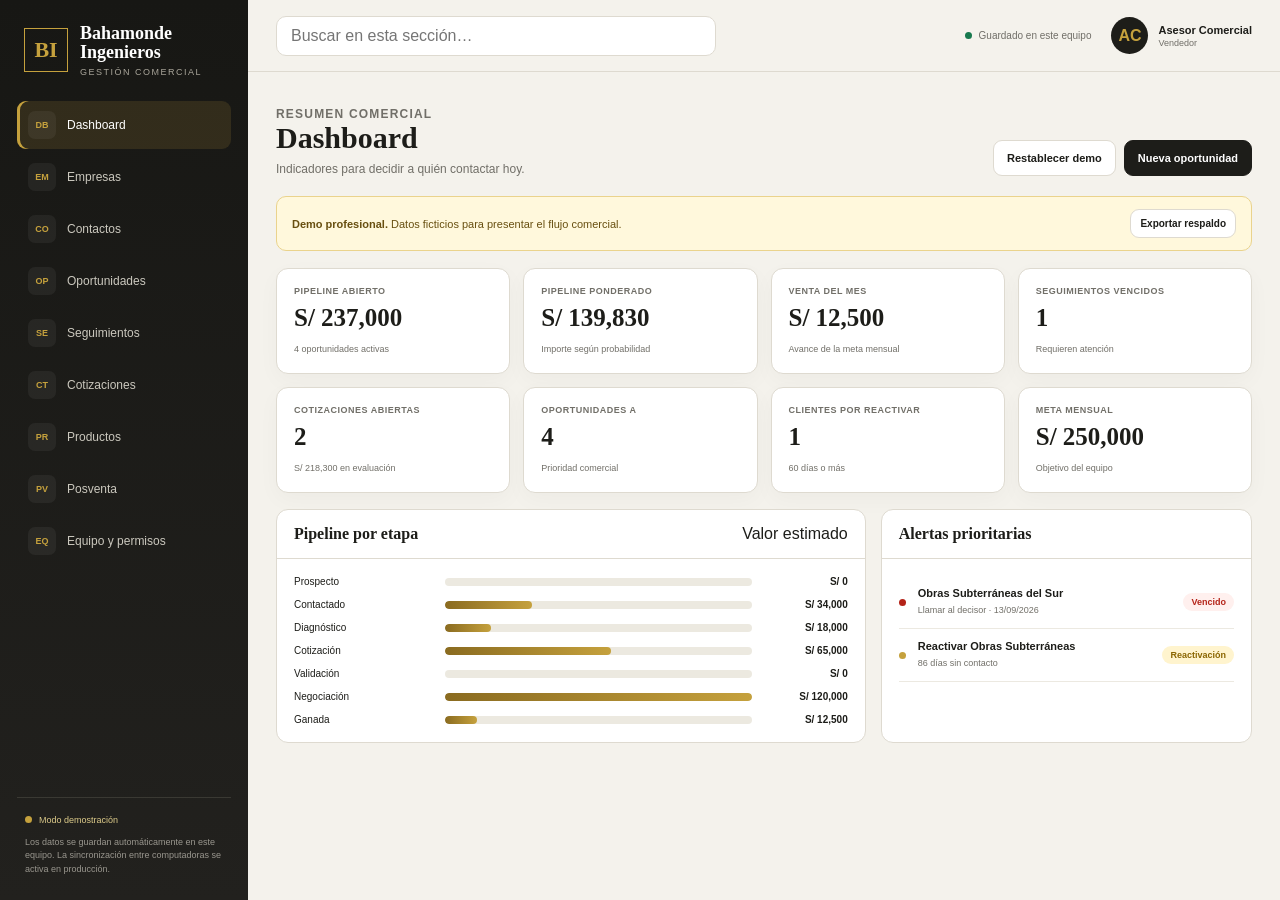
<file: deliverables/bahamonde-crm-demo/app/index.html>
<!doctype html>
<html lang="es">
<head>
<meta charset="utf-8">
<meta name="viewport" content="width=device-width,initial-scale=1">
<meta name="theme-color" content="#171714">
<title>Bahamonde CRM Demo Corregida</title>
<style>
:root{--sidebar:248px;--ink:#1d1d19;--paper:#f4f2ec;--surface:#fff;--gold:#c5a13d;--gold2:#8a6b20;--line:#dedad0;--muted:#716f68;--green:#18794e;--red:#b42318;--blue:#175cd3;font-family:Inter,Segoe UI,Arial,sans-serif;color:var(--ink);background:var(--paper)}
*{box-sizing:border-box}html,body{margin:0;min-height:100%;background:var(--paper)}button,input,select,textarea{font:inherit}button{cursor:pointer}
.app{min-height:100vh}.sidebar{position:fixed;inset:0 auto 0 0;width:var(--sidebar);padding:24px 17px;display:flex;flex-direction:column;background:linear-gradient(180deg,#171714,#22211e);color:#fff;z-index:20}
.brand{display:flex;gap:12px;align-items:center;padding:0 7px 24px}.mark{width:44px;height:44px;border:1px solid var(--gold);display:grid;place-items:center;color:var(--gold);font:700 22px Georgia}.brand h1{font:600 18px/1.05 Georgia;margin:0}.brand small{display:block;color:#aaa69b;font-size:9px;letter-spacing:1.5px;margin-top:5px}
nav{display:grid;gap:4px}.nav{border:0;border-radius:9px;background:transparent;color:#cbc8be;padding:10px 11px;text-align:left;display:flex;gap:11px;align-items:center;font-size:12px}.nav:hover{background:#ffffff0d;color:#fff}.nav.active{background:#c5a13d26;color:#fff;box-shadow:inset 3px 0 var(--gold)}.ico{width:28px;height:28px;border-radius:7px;background:#ffffff0e;display:grid;place-items:center;color:var(--gold);font-size:9px;font-weight:800}
.sidefoot{margin-top:auto;border-top:1px solid #3a3933;padding:16px 8px 0;color:#99968e;font-size:9px;line-height:1.5}.mode{color:#ddcb8a;margin-bottom:8px}.mode:before{content:"";display:inline-block;width:7px;height:7px;border-radius:50%;background:var(--gold);margin-right:7px}
.main{margin-left:var(--sidebar);min-width:0}.top{height:72px;position:sticky;top:0;z-index:15;display:flex;align-items:center;justify-content:space-between;padding:0 28px;background:#f4f2ecef;border-bottom:1px solid var(--line);backdrop-filter:blur(10px)}
.search{width:min(440px,45vw);border:1px solid var(--line);background:#fff;border-radius:10px;padding:10px 14px;outline:none}.search:focus{border-color:var(--gold);box-shadow:0 0 0 3px #c5a13d22}
.user{display:flex;align-items:center;gap:10px}.save{font-size:10px;color:var(--muted);margin-right:10px}.save:before{content:"";display:inline-block;width:7px;height:7px;border-radius:50%;background:var(--green);margin-right:7px}.avatar{width:37px;height:37px;border-radius:50%;background:var(--ink);color:var(--gold);display:grid;place-items:center;font-weight:800}.who strong{display:block;font-size:11px}.who span{display:block;font-size:9px;color:var(--muted);margin-top:2px}
.content{padding:28px;max-width:1700px;margin:auto}.head{display:flex;justify-content:space-between;align-items:flex-end;gap:20px;margin-bottom:20px}.eyebrow{font-size:10px;font-weight:800;color:var(--gold2);letter-spacing:1.2px;text-transform:uppercase;margin:0 0 5px}.head h2{font:600 30px Georgia;margin:0}.head p{margin:7px 0 0;color:var(--muted);font-size:12px}.actions{display:flex;gap:8px;flex-wrap:wrap}
.btn{border:1px solid var(--line);border-radius:9px;background:#fff;color:var(--ink);padding:9px 13px;font-size:11px;font-weight:700;min-height:36px}.btn:hover{border-color:#aaa69d}.btn.primary{background:var(--ink);color:#fff;border-color:var(--ink)}.btn.gold{background:var(--gold);border-color:var(--gold)}.btn.small{padding:6px 9px;min-height:29px;font-size:10px}.btn.danger{color:var(--red);background:#fff1ef;border-color:#f3c5bf}
.banner{display:flex;align-items:center;justify-content:space-between;gap:16px;border:1px solid #ead38c;background:#fff8dc;color:#684f10;border-radius:10px;padding:12px 15px;margin-bottom:17px;font-size:11px}
.metrics{display:grid;grid-template-columns:repeat(4,minmax(0,1fr));gap:13px;margin-bottom:16px}.metric{background:#fff;border:1px solid var(--line);border-radius:12px;padding:17px;box-shadow:0 7px 22px #211d1508}.metric label{display:block;color:var(--muted);font-size:9px;font-weight:800;text-transform:uppercase;letter-spacing:.5px}.metric strong{display:block;font:700 25px Georgia;margin:8px 0 6px}.metric span{color:var(--muted);font-size:9px}
.grid2{display:grid;grid-template-columns:1.35fr .85fr;gap:15px}.panel{background:#fff;border:1px solid var(--line);border-radius:12px;overflow:hidden}.panelhead{padding:15px 17px;border-bottom:1px solid var(--line);display:flex;justify-content:space-between;align-items:center}.panelhead h3{font:600 16px Georgia;margin:0}.panelbody{padding:17px}
.bars{display:grid;gap:12px}.barrow{display:grid;grid-template-columns:140px 1fr 85px;gap:11px;align-items:center;font-size:10px}.track{height:8px;background:#ece9e0;border-radius:99px;overflow:hidden}.fill{height:100%;background:linear-gradient(90deg,var(--gold2),var(--gold));border-radius:99px}.right{text-align:right;font-weight:700}
.alert{display:grid;grid-template-columns:9px 1fr auto;gap:10px;align-items:center;padding:11px 0;border-bottom:1px solid #ece9e1}.dot{width:7px;height:7px;border-radius:50%;background:var(--gold)}.dot.red{background:var(--red)}.alert strong{display:block;font-size:11px}.alert span{font-size:9px;color:var(--muted)}
.toolbar{display:flex;justify-content:space-between;align-items:center;gap:10px;margin:10px 0}.toolbar select{padding:8px 10px;border:1px solid var(--line);border-radius:8px;background:#fff;font-size:10px}.count{font-size:10px;color:var(--muted)}
.tablewrap{width:100%;overflow:auto;border:1px solid var(--line);border-radius:11px;background:#fff}.table{width:100%;min-width:930px;border-collapse:collapse}.table th{background:#242420;color:#fff;text-align:left;padding:10px 11px;font-size:9px;white-space:nowrap}.table td{padding:11px;border-bottom:1px solid #ece9e1;font-size:10px;vertical-align:middle}.table tr:hover td{background:#fbfaf6}.entity{font-weight:750}.sub{font-size:8.5px;color:var(--muted);margin-top:3px}.badge{display:inline-flex;align-items:center;padding:4px 8px;border-radius:99px;background:#efede7;font-size:9px;font-weight:750;white-space:nowrap}.badge.green{background:#e5f5eb;color:var(--green)}.badge.red{background:#fff0ee;color:var(--red)}.badge.blue{background:#edf4ff;color:var(--blue)}.badge.gold{background:#fff4ce;color:#8a6500}
.kanban{display:grid;grid-template-columns:repeat(7,minmax(220px,1fr));gap:11px;overflow-x:auto;padding-bottom:8px}.column{background:#eeece5;border:1px solid var(--line);border-radius:10px;padding:10px;min-height:390px}.colhead{font-size:10px;font-weight:800;margin-bottom:10px}.colhead span{display:block;color:var(--muted);font-size:8px;margin-top:3px}.card{background:#fff;border:1px solid var(--line);border-radius:9px;padding:11px;margin-bottom:8px}.card h4{font-size:11px;margin:0}.card p{font-size:9px;color:var(--muted);margin:6px 0}.cardfoot{display:flex;justify-content:space-between;align-items:center}.priority{width:23px;height:23px;border-radius:6px;display:grid;place-items:center;background:var(--green);color:#fff;font-size:9px;font-weight:800}
.products,.people{display:grid;grid-template-columns:repeat(3,minmax(0,1fr));gap:13px}.product,.person{background:#fff;border:1px solid var(--line);border-radius:11px;padding:16px}.product h3,.person h3{font:600 17px Georgia;margin:5px 0}.product p,.person p{font-size:9px;line-height:1.5;color:var(--muted)}.productfoot{display:flex;justify-content:space-between;align-items:flex-end}.price{font-size:17px;font-weight:800}
dialog{border:0;border-radius:14px;padding:0;width:min(720px,94vw);box-shadow:0 30px 100px #0006}dialog::backdrop{background:#111b;backdrop-filter:blur(4px)}.modalhead,.modalfoot{display:flex;justify-content:space-between;align-items:center;padding:16px 19px;border-bottom:1px solid var(--line)}.modalhead h3{font:600 19px Georgia;margin:0}.modalbody{padding:19px}.modalfoot{border-bottom:0;border-top:1px solid var(--line);justify-content:flex-end}.formgrid{display:grid;grid-template-columns:1fr 1fr;gap:13px}.field{display:grid;gap:5px}.field.full{grid-column:1/-1}.field label{font-size:9px;font-weight:750}.field input,.field select,.field textarea{width:100%;border:1px solid var(--line);border-radius:8px;padding:10px;font-size:11px}.field textarea{min-height:76px;resize:vertical}
.quote{padding:28px}.qtop{display:flex;justify-content:space-between;border-bottom:2px solid var(--gold);padding-bottom:15px}.qtop h2{font:600 23px Georgia;margin:0}.qmeta{text-align:right}.qinfo{display:grid;grid-template-columns:1fr 1fr;gap:15px;margin:18px 0}.qbox{border:1px solid var(--line);border-radius:8px;padding:11px;font-size:10px;line-height:1.6}.qtotal{text-align:right;margin-top:16px;font-size:18px;font-weight:800}
.empty{padding:40px;text-align:center;color:var(--muted);font-size:11px}
@media(max-width:1100px){:root{--sidebar:214px}.metrics{grid-template-columns:repeat(2,1fr)}.grid2{grid-template-columns:1fr}.products,.people{grid-template-columns:repeat(2,1fr)}}
@media(max-width:760px){.sidebar{transform:translateX(-100%)}.main{margin-left:0}.content{padding:18px 13px}.top{padding:0 14px}.metrics{grid-template-columns:1fr}.products,.people,.formgrid{grid-template-columns:1fr}.who,.save{display:none}.head{align-items:flex-start;flex-direction:column}}
@media print{body *{visibility:hidden!important}dialog,dialog *{visibility:visible!important}dialog{position:absolute;inset:0;width:100%;box-shadow:none}.modalhead,.modalfoot{display:none}.quote{padding:15mm}}
</style>
</head>
<body>
<div id="app"></div>
<dialog id="modal"></dialog>
<input id="importer" type="file" accept=".json" hidden>
<script>
var KEY="bahamonde-crm-fixed-v2";
var seed={
current:"U1",goals:{sales:250000,clients:8,followups:80},
users:[{id:"U1",name:"Asesor Comercial",initials:"AC",role:"Vendedor"},{id:"U2",name:"Daniela Salas",initials:"DS",role:"Supervisora"},{id:"U3",name:"Administrador Demo",initials:"AD",role:"Administrador"}],
companies:[
{id:"E1",name:"Contratista Andina SAC",ruc:"20123456789",place:"Espinar, Cusco",interest:"Perforadoras y repuestos",potential:45000,class:"A",last:"12/09/2026",next:"Confirmar número de parte",owner:"U1"},
{id:"E2",name:"Minería Sur Perú",ruc:"20987654321",place:"Cotabambas, Apurímac",interest:"Scooptrams y filtros",potential:120000,class:"A",last:"09/09/2026",next:"Enviar comparativo técnico",owner:"U1"},
{id:"E3",name:"Obras Subterráneas del Sur",ruc:"20444555666",place:"Arequipa",interest:"Compresoras",potential:25000,class:"B",last:"20/06/2026",next:"Reactivar cuenta",owner:"U1"},
{id:"E4",name:"Servicios Mineros del Altiplano",ruc:"20666777888",place:"Puno",interest:"Ventilación y lámparas",potential:32000,class:"B",last:"05/09/2026",next:"Agendar llamada técnica",owner:"U1"},
{id:"E5",name:"Operaciones Tuneleras Perú",ruc:"20555111999",place:"Lurín, Lima",interest:"Martillos y compresoras",potential:70000,class:"A",last:"13/09/2026",next:"Validación con mantenimiento",owner:"U2"}],
contacts:[
{id:"C1",name:"Carlos Quispe",company:"E1",position:"Jefe de mantenimiento",role:"Validador técnico",phone:"999 111 222",channel:"WhatsApp"},
{id:"C2",name:"María Flores",company:"E2",position:"Jefa de abastecimiento",role:"Compradora",phone:"999 333 444",channel:"Correo"},
{id:"C3",name:"Luis Mendoza",company:"E2",position:"Superintendente de mina",role:"Decisor",phone:"999 222 333",channel:"Llamada"},
{id:"C4",name:"Rosa Huamán",company:"E4",position:"Coordinadora logística",role:"Compradora",phone:"999 777 121",channel:"WhatsApp"}],
opps:[
{id:"O1",title:"Kit de repuestos YT28",company:"E1",stage:"Diagnóstico",amount:18000,next:"Confirmar número de parte",date:"14/09/2026",score:88,owner:"U1"},
{id:"O2",title:"Scooptram 1.5 yardas",company:"E2",stage:"Cotización",amount:65000,next:"Enviar comparativo técnico",date:"15/09/2026",score:92,owner:"U1"},
{id:"O3",title:"Dos compresoras 185 CFM",company:"E3",stage:"Negociación",amount:120000,next:"Validar condiciones de pago",date:"13/09/2026",score:84,owner:"U1"},
{id:"O4",title:"Sistema de ventilación",company:"E4",stage:"Contactado",amount:34000,next:"Agendar diagnóstico",date:"16/09/2026",score:72,owner:"U1"},
{id:"O5",title:"Martillos TEX12",company:"E5",stage:"Validación",amount:42000,next:"Resolver consulta técnica",date:"15/09/2026",score:88,owner:"U2"},
{id:"O6",title:"Perforadora YT28",company:"E1",stage:"Ganada",amount:12500,next:"Seguimiento posventa",date:"18/09/2026",score:96,owner:"U1"}],
followups:[
{id:"S1",company:"E1",type:"WhatsApp",summary:"Solicitó repuesto para YT28",next:"Pedir foto de placa",date:"14/09/2026",status:"Pendiente",owner:"U1"},
{id:"S2",company:"E2",type:"Correo",summary:"Propuesta enviada",next:"Enviar cuadro comparativo",date:"15/09/2026",status:"Pendiente",owner:"U1"},
{id:"S3",company:"E3",type:"Llamada",summary:"Consultó condiciones",next:"Llamar al decisor",date:"13/09/2026",status:"Pendiente",owner:"U1"}],
quotes:[
{id:"Q18",number:"COT-2026-018",company:"E2",item:"Scooptram 1.5 yardas powershift",amount:65000,tax:18,status:"En revisión",date:"11/09/2026",owner:"U1"},
{id:"Q17",number:"COT-2026-017",company:"E3",item:"2 compresoras 185 CFM",amount:120000,tax:18,status:"Negociación",date:"08/09/2026",owner:"U1"}],
products:[
{id:"P1",sku:"PER-YT28",family:"Perforadoras",name:"Perforadora YT28",stock:6,min:2,price:12500,cost:9100},
{id:"P2",sku:"SCO-15P",family:"Scooptrams",name:"Scooptram 1.5 yd powershift",stock:1,min:1,price:65000,cost:52000},
{id:"P3",sku:"COM-185",family:"Compresoras",name:"Compresora 185 CFM",stock:3,min:1,price:60000,cost:48000},
{id:"P4",sku:"VEN-30000",family:"Ventiladores",name:"Ventilador axial 30000 CFM",stock:4,min:2,price:17000,cost:12700},
{id:"P5",sku:"FIL-SCO15",family:"Filtros",name:"Kit de filtros Scooptram",stock:12,min:6,price:2800,cost:1850},
{id:"P6",sku:"MAR-TEX12",family:"Martillos",name:"Martillo neumático TEX12",stock:5,min:2,price:10500,cost:7800}],
after:[
{id:"A1",company:"E1",product:"Perforadora YT28",sale:"10/09/2026",check:"17/09/2026",reorder:"29/10/2026",status:"Seguimiento inicial",owner:"U1"},
{id:"A2",company:"E2",product:"Kit de filtros Scooptram",sale:"05/07/2026",check:"16/09/2026",reorder:"26/09/2026",status:"Recompra probable",owner:"U1"}]};
var state;try{state=JSON.parse(localStorage.getItem(KEY))||structuredClone(seed)}catch(e){state=structuredClone(seed)}
var view="dashboard",query="";
function h(v){return String(v==null?"":v).replace(/[&<>"']/g,function(c){return({"&":"&amp;","<":"&lt;",">":"&gt;",'"':"&quot;","'":"&#39;"})[c]})}
function money(v){return new Intl.NumberFormat("es-PE",{style:"currency",currency:"PEN",maximumFractionDigits:0}).format(Number(v||0))}
function usr(){return state.users.find(function(x){return x.id===state.current})||state.users[0]}
function company(id){return state.companies.find(function(x){return x.id===id})}
function vendor(){return usr().role==="Vendedor"}
function owned(items){return vendor()?items.filter(function(x){return x.owner===state.current}):items}
function save(){localStorage.setItem(KEY,JSON.stringify(state));var el=document.querySelector(".save");if(el){el.textContent="Guardado automáticamente"}}
function badge(t,c){return '<span class="badge '+(c||"")+'">'+h(t)+'</span>'}
var nav=[["dashboard","DB","Dashboard"],["companies","EM","Empresas"],["contacts","CO","Contactos"],["opps","OP","Oportunidades"],["followups","SE","Seguimientos"],["quotes","CT","Cotizaciones"],["products","PR","Productos"],["after","PV","Posventa"],["team","EQ","Equipo y permisos"]];
function shell(){
document.getElementById("app").innerHTML='<div class="app"><aside class="sidebar"><div class="brand"><div class="mark">BI</div><div><h1>Bahamonde<br>Ingenieros</h1><small>GESTIÓN COMERCIAL</small></div></div><nav>'+nav.map(function(n){return '<button class="nav '+(view===n[0]?"active":"")+'" data-view="'+n[0]+'"><span class="ico">'+n[1]+'</span>'+n[2]+'</button>'}).join("")+'</nav><div class="sidefoot"><div class="mode">Modo demostración</div>Los datos se guardan automáticamente en este equipo. La sincronización entre computadoras se activa en producción.</div></aside><main class="main"><header class="top"><input class="search" placeholder="Buscar en esta sección…" value="'+h(query)+'"><div class="user"><span class="save">Guardado en este equipo</span><div class="avatar">'+h(usr().initials)+'</div><div class="who"><strong>'+h(usr().name)+'</strong><span>'+h(usr().role)+'</span></div></div></header><section id="page" class="content"></section></main></div>';
document.querySelectorAll("[data-view]").forEach(function(b){b.onclick=function(){view=b.dataset.view;query="";shell()}});
document.querySelector(".search").oninput=function(e){query=e.target.value.toLowerCase();render()};
render()}
function head(k,t,s,a){return '<div class="head"><div><p class="eyebrow">'+k+'</p><h2>'+t+'</h2><p>'+s+'</p></div><div class="actions">'+(a||"")+'</div></div>'}
function banner(){return '<div class="banner"><div><strong>Demo profesional.</strong> Datos ficticios para presentar el flujo comercial.</div><button class="btn small" data-export>Exportar respaldo</button></div>'}
function metric(l,v,s){return '<div class="metric"><label>'+l+'</label><strong>'+v+'</strong><span>'+s+'</span></div>'}
function table(headers,rows){return '<div class="tablewrap"><table class="table"><thead><tr>'+headers.map(function(x){return"<th>"+x+"</th>"}).join("")+'</tr></thead><tbody>'+rows+'</tbody></table></div>'}
function scopedCompanies(){return vendor()?state.companies.filter(function(x){return x.owner===state.current}):state.companies}
function dashboard(){
var os=owned(state.opps),active=os.filter(function(x){return x.stage!=="Ganada"&&x.stage!=="Perdida"}),pipe=active.reduce(function(s,x){return s+x.amount},0),won=os.filter(function(x){return x.stage==="Ganada"}).reduce(function(s,x){return s+x.amount},0),f=owned(state.followups),late=f.filter(function(x){return x.status==="Pendiente"&&x.date<"14/09/2026"}),qs=owned(state.quotes),stages=["Prospecto","Contactado","Diagnóstico","Cotización","Validación","Negociación","Ganada"],max=Math.max.apply(null,stages.map(function(s){return os.filter(function(x){return x.stage===s}).reduce(function(a,x){return a+x.amount},0)}).concat([1]));
return head("Resumen comercial","Dashboard","Indicadores para decidir a quién contactar hoy.",'<button class="btn" data-reset>Restablecer demo</button><button class="btn primary" data-new="opps">Nueva oportunidad</button>')+banner()+'<div class="metrics">'+metric("Pipeline abierto",money(pipe),active.length+" oportunidades activas")+metric("Pipeline ponderado",money(Math.round(pipe*.59)),"Importe según probabilidad")+metric("Venta del mes",money(won),"Avance de la meta mensual")+metric("Seguimientos vencidos",late.length,"Requieren atención")+metric("Cotizaciones abiertas",qs.length,money(qs.reduce(function(s,x){return s+x.amount*1.18},0))+" en evaluación")+metric("Oportunidades A",active.filter(function(x){return x.score>=70}).length,"Prioridad comercial")+metric("Clientes por reactivar",1,"60 días o más")+metric("Meta mensual",money(state.goals.sales),"Objetivo del equipo")+'</div><div class="grid2"><section class="panel"><div class="panelhead"><h3>Pipeline por etapa</h3><span>Valor estimado</span></div><div class="panelbody bars">'+stages.map(function(s){var v=os.filter(function(x){return x.stage===s}).reduce(function(a,x){return a+x.amount},0);return '<div class="barrow"><span>'+s+'</span><div class="track"><div class="fill" style="width:'+(v/max*100)+'%"></div></div><span class="right">'+money(v)+'</span></div>'}).join("")+'</div></section><section class="panel"><div class="panelhead"><h3>Alertas prioritarias</h3></div><div class="panelbody">'+late.map(function(x){return '<div class="alert"><i class="dot red"></i><div><strong>'+h(company(x.company).name)+'</strong><span>'+h(x.next)+' · '+x.date+'</span></div>'+badge("Vencido","red")+'</div>'}).join("")+'<div class="alert"><i class="dot"></i><div><strong>Reactivar Obras Subterráneas</strong><span>86 días sin contacto</span></div>'+badge("Reactivación","gold")+'</div></div></section></div>'}
function companies(){
var rows=scopedCompanies().filter(function(x){return(x.name+x.ruc+x.place+x.interest).toLowerCase().includes(query)});
return head("Cartera","Empresas","Historial, potencial y próxima acción por cuenta.",'<button class="btn primary" data-new="companies">Nueva empresa</button>')+banner()+'<div class="toolbar"><span></span><span class="count">'+rows.length+' registros visibles</span></div>'+table(["Empresa","Ubicación","Interés","Potencial","Clase","Último contacto","Próxima acción","Responsable"],rows.map(function(x){return '<tr><td><div class="entity">'+h(x.name)+'</div><div class="sub">RUC '+x.ruc+'</div></td><td>'+h(x.place)+'</td><td>'+h(x.interest)+'</td><td><b>'+money(x.potential)+'</b></td><td>'+badge(x.class,x.class==="A"?"green":"gold")+'</td><td>'+x.last+'</td><td>'+h(x.next)+'</td><td>'+h(state.users.find(function(u){return u.id===x.owner}).name)+'</td></tr>'}).join(""))}
function contacts(){
var ids=scopedCompanies().map(function(x){return x.id}),rows=state.contacts.filter(function(x){return ids.includes(x.company)&&(x.name+x.position+x.role).toLowerCase().includes(query)});
return head("Relaciones","Contactos","Identifica usuarios, validadores, compradores y decisores.",'<button class="btn primary" data-new="contacts">Nuevo contacto</button>')+banner()+table(["Contacto","Empresa","Cargo","Rol de compra","Teléfono","Canal"],rows.map(function(x){return '<tr><td class="entity">'+h(x.name)+'</td><td>'+h(company(x.company).name)+'</td><td>'+h(x.position)+'</td><td>'+badge(x.role,x.role==="Decisor"?"green":"blue")+'</td><td>'+x.phone+'</td><td>'+badge(x.channel)+'</td></tr>'}).join(""))}
function opps(){
var rows=owned(state.opps).filter(function(x){return(x.title+company(x.company).name).toLowerCase().includes(query)}),stages=["Prospecto","Contactado","Diagnóstico","Cotización","Validación","Negociación","Ganada"];
return head("Embudo","Oportunidades","Cada oportunidad conserva importe, etapa y siguiente acción.",'<button class="btn primary" data-new="opps">Nueva oportunidad</button>')+banner()+'<div class="kanban">'+stages.map(function(s){var r=rows.filter(function(x){return x.stage===s});return '<section class="column"><div class="colhead">'+s+'<span>'+money(r.reduce(function(a,x){return a+x.amount},0))+'</span></div>'+r.map(function(x){return '<article class="card"><h4>'+h(x.title)+'</h4><p>'+h(company(x.company).name)+'</p><p>'+h(x.next)+' · '+x.date+'</p><div class="cardfoot"><span class="priority">'+(x.score>=70?"A":"B")+'</span><b>'+money(x.amount)+'</b></div></article>'}).join("")+'</section>'}).join("")+'</div>'}
function followups(){
var rows=owned(state.followups).filter(function(x){return(company(x.company).name+x.summary+x.next).toLowerCase().includes(query)}).sort(function(a,b){return a.date.localeCompare(b.date)});
return head("Actividad","Seguimientos","Agenda priorizada por fecha y resultado.",'<button class="btn primary" data-new="followups">Nuevo seguimiento</button>')+banner()+table(["Prioridad","Fecha","Empresa","Canal","Resumen","Próxima acción","Estado","Acción"],rows.map(function(x){var late=x.status==="Pendiente"&&x.date<"14/09/2026";return '<tr><td>'+badge(x.status==="Completado"?"Cerrado":late?"Vencido":x.date==="14/09/2026"?"Hoy":"Próximo",late?"red":x.status==="Completado"?"green":"gold")+'</td><td>'+x.date+'</td><td class="entity">'+h(company(x.company).name)+'</td><td>'+h(x.type)+'</td><td>'+h(x.summary)+'</td><td>'+h(x.next)+'</td><td>'+badge(x.status,x.status==="Completado"?"green":"gold")+'</td><td>'+(x.status!=="Completado"?'<button class="btn small" data-done="'+x.id+'">Completar</button>':"—")+'</td></tr>'}).join(""))}
function quotes(){
var rows=owned(state.quotes).filter(function(x){return(x.number+company(x.company).name+x.item).toLowerCase().includes(query)});
return head("Propuestas","Cotizaciones","Vigencia, disponibilidad y salida lista para PDF.",'<button class="btn primary" data-new="quotes">Nueva cotización</button>')+banner()+table(["Número","Empresa","Fecha","Producto","Subtotal","Total con IGV","Estado","PDF"],rows.map(function(x){return '<tr><td class="entity">'+x.number+'</td><td>'+h(company(x.company).name)+'</td><td>'+x.date+'</td><td>'+h(x.item)+'</td><td>'+money(x.amount)+'</td><td><b>'+money(x.amount*(1+x.tax/100))+'</b></td><td>'+badge(x.status,"blue")+'</td><td><button class="btn small gold" data-pdf="'+x.id+'">Abrir PDF</button></td></tr>'}).join(""))}
function products(){
var rows=state.products.filter(function(x){return(x.name+x.family+x.sku).toLowerCase().includes(query)}),cost=usr().role!=="Vendedor",admin=usr().role==="Administrador";
return head("Catálogo","Productos, precios y stock","Consulta rápida para cotizar con datos actualizados.",admin?'<button class="btn primary" data-new="products">Nuevo producto</button>':"")+banner()+'<div class="products">'+rows.map(function(x){var limited=x.stock<=x.min;return '<article class="product"><div>'+badge(x.family)+' '+badge(limited?"Stock limitado":"Disponible",limited?"gold":"green")+'</div><h3>'+h(x.name)+'</h3><p>'+x.sku+' · Stock: '+x.stock+' unidades<br>Aplicación para minería y construcción.</p><div class="productfoot"><div><div class="price">'+money(x.price)+'</div><div class="sub">'+(cost?"Costo "+money(x.cost)+" · margen "+Math.round((x.price-x.cost)/x.price*100)+"%":"Costo oculto por permisos")+'</div></div>'+(admin?'<button class="btn small">Editar</button>':"")+'</div></article>'}).join("")+'</div>'}
function after(){
var rows=owned(state.after).filter(function(x){return(company(x.company).name+x.product).toLowerCase().includes(query)});
return head("Continuidad","Posventa y recompra","Convierte cada venta en seguimiento y nueva oportunidad.",'<button class="btn primary" data-new="after">Nuevo registro</button>')+banner()+table(["Empresa","Producto","Fecha de venta","Próxima revisión","Recompra estimada","Estado","Responsable"],rows.map(function(x){return '<tr><td class="entity">'+h(company(x.company).name)+'</td><td>'+h(x.product)+'</td><td>'+x.sale+'</td><td>'+x.check+'</td><td>'+x.reorder+'</td><td>'+badge(x.status,x.status.indexOf("Recompra")>=0?"green":"blue")+'</td><td>'+h(state.users.find(function(u){return u.id===x.owner}).name)+'</td></tr>'}).join(""))}
function team(){
var perms={Vendedor:["Gestiona su propia cartera","Crea oportunidades y cotizaciones","No visualiza costos"],Supervisora:["Visualiza al equipo","Consulta costos y margen","Revisa metas y pronóstico"],Administrador:["Acceso total","Administra usuarios","Configura catálogo y respaldos"]};
return head("Administración","Equipo y permisos","Cambia de perfil para demostrar la diferencia de acceso.",'<button class="btn" data-import>Importar respaldo</button>')+banner()+'<div class="people">'+state.users.map(function(u){return '<article class="person"><div class="user"><div class="avatar">'+u.initials+'</div><div><h3>'+h(u.name)+'</h3><p>'+h(u.role)+'</p></div></div><p>'+perms[u.role].join("<br>")+'</p><button class="btn '+(u.id===state.current?"gold":"")+'" data-user="'+u.id+'">'+(u.id===state.current?"Perfil activo":"Usar este perfil")+'</button></article>'}).join("")+'</div><section class="panel" style="margin-top:15px"><div class="panelhead"><h3>Versión productiva</h3></div><div class="panelbody"><div class="alert"><i class="dot"></i><div><strong>Base central y autenticación</strong><span>Acceso desde varias computadoras con permisos reales.</span></div></div><div class="alert"><i class="dot"></i><div><strong>Trabajo sin internet</strong><span>Cola local y sincronización automática al recuperar conexión.</span></div></div><div class="alert"><i class="dot red"></i><div><strong>Auditoría y conflictos</strong><span>Historial de cambios y control de ediciones simultáneas.</span></div></div></div></section>'}
var renderers={dashboard:dashboard,companies:companies,contacts:contacts,opps:opps,followups:followups,quotes:quotes,products:products,after:after,team:team};
function render(){document.getElementById("page").innerHTML=renderers[view]();bind()}
function bind(){
document.querySelectorAll("[data-new]").forEach(function(b){b.onclick=function(){openForm(b.dataset.new)}});
document.querySelectorAll("[data-export]").forEach(function(b){b.onclick=exportData});
document.querySelector("[data-reset]")&& (document.querySelector("[data-reset]").onclick=function(){if(confirm("¿Restablecer datos ficticios?")){state=structuredClone(seed);save();shell()}});
document.querySelectorAll("[data-done]").forEach(function(b){b.onclick=function(){var x=state.followups.find(function(f){return f.id===b.dataset.done});x.status="Completado";save();render()}});
document.querySelectorAll("[data-pdf]").forEach(function(b){b.onclick=function(){openQuote(b.dataset.pdf)}});
document.querySelectorAll("[data-user]").forEach(function(b){b.onclick=function(){state.current=b.dataset.user;save();shell()}});
document.querySelector("[data-import]")&& (document.querySelector("[data-import]").onclick=function(){document.getElementById("importer").click()})}
function fields(type){
var cs=scopedCompanies(),opts=cs.map(function(c){return'<option value="'+c.id+'">'+h(c.name)+'</option>'}).join("");
if(type==="companies")return'<div class="field"><label>Empresa</label><input name="name" required></div><div class="field"><label>RUC</label><input name="ruc" required></div><div class="field"><label>Ubicación</label><input name="place" required></div><div class="field"><label>Potencial mensual</label><input name="potential" type="number" required></div><div class="field full"><label>Productos de interés</label><input name="interest" required></div><div class="field full"><label>Próxima acción</label><input name="next" required></div>';
if(type==="contacts")return'<div class="field"><label>Empresa</label><select name="company">'+opts+'</select></div><div class="field"><label>Nombre</label><input name="name" required></div><div class="field"><label>Cargo</label><input name="position" required></div><div class="field"><label>Rol de compra</label><select name="role"><option>Usuario</option><option>Validador técnico</option><option>Compradora</option><option>Decisor</option></select></div><div class="field"><label>Teléfono</label><input name="phone"></div><div class="field"><label>Canal</label><select name="channel"><option>WhatsApp</option><option>Correo</option><option>Llamada</option></select></div>';
if(type==="opps")return'<div class="field"><label>Empresa</label><select name="company">'+opts+'</select></div><div class="field"><label>Oportunidad</label><input name="title" required></div><div class="field"><label>Etapa</label><select name="stage"><option>Prospecto</option><option>Contactado</option><option>Diagnóstico</option><option>Cotización</option><option>Validación</option><option>Negociación</option><option>Ganada</option></select></div><div class="field"><label>Importe</label><input name="amount" type="number" required></div><div class="field full"><label>Próxima acción</label><input name="next" required></div><div class="field"><label>Fecha</label><input name="date" type="date" required></div>';
if(type==="followups")return'<div class="field"><label>Empresa</label><select name="company">'+opts+'</select></div><div class="field"><label>Canal</label><select name="type"><option>WhatsApp</option><option>Correo</option><option>Llamada</option><option>Visita</option></select></div><div class="field full"><label>Resumen</label><textarea name="summary" required></textarea></div><div class="field"><label>Próxima acción</label><input name="next" required></div><div class="field"><label>Fecha</label><input name="date" type="date" required></div>';
if(type==="quotes")return'<div class="field"><label>Empresa</label><select name="company">'+opts+'</select></div><div class="field"><label>Producto</label><input name="item" required></div><div class="field"><label>Subtotal</label><input name="amount" type="number" required></div><div class="field"><label>Estado</label><select name="status"><option>Borrador</option><option>Enviada</option><option>En revisión</option><option>Negociación</option></select></div>';
if(type==="products")return'<div class="field"><label>SKU</label><input name="sku" required></div><div class="field"><label>Familia</label><input name="family" required></div><div class="field full"><label>Producto</label><input name="name" required></div><div class="field"><label>Stock</label><input name="stock" type="number" required></div><div class="field"><label>Precio</label><input name="price" type="number" required></div><div class="field"><label>Costo</label><input name="cost" type="number" required></div>';
return'<div class="field"><label>Empresa</label><select name="company">'+opts+'</select></div><div class="field"><label>Producto vendido</label><input name="product" required></div><div class="field"><label>Fecha de venta</label><input name="sale" type="date" required></div><div class="field"><label>Próxima revisión</label><input name="check" type="date" required></div><div class="field"><label>Recompra estimada</label><input name="reorder" type="date" required></div>'}
function openForm(type){
if(type==="products"&&usr().role!=="Administrador"){alert("Solo el administrador modifica el catálogo.");return}
var titles={companies:"Nueva empresa",contacts:"Nuevo contacto",opps:"Nueva oportunidad",followups:"Nuevo seguimiento",quotes:"Nueva cotización",products:"Nuevo producto",after:"Nuevo registro de posventa"},m=document.getElementById("modal");
m.innerHTML='<div class="modalhead"><h3>'+titles[type]+'</h3><button class="btn small" data-close>Cerrar</button></div><form id="form"><div class="modalbody"><div class="formgrid">'+fields(type)+'</div></div><div class="modalfoot"><button type="button" class="btn" data-close>Cancelar</button><button class="btn primary">Guardar</button></div></form>';
m.showModal();m.querySelectorAll("[data-close]").forEach(function(b){b.onclick=function(){m.close()}});
m.querySelector("#form").onsubmit=function(e){e.preventDefault();var d=Object.fromEntries(new FormData(e.target).entries()),id=Date.now().toString();if(type==="companies")state.companies.push({id:"E"+id,name:d.name,ruc:d.ruc,place:d.place,interest:d.interest,potential:+d.potential,class:"B",last:"14/09/2026",next:d.next,owner:state.current});if(type==="contacts")state.contacts.push({id:"C"+id,name:d.name,company:d.company,position:d.position,role:d.role,phone:d.phone,channel:d.channel});if(type==="opps")state.opps.push({id:"O"+id,title:d.title,company:d.company,stage:d.stage,amount:+d.amount,next:d.next,date:d.date.split("-").reverse().join("/"),score:70,owner:state.current});if(type==="followups")state.followups.push({id:"S"+id,company:d.company,type:d.type,summary:d.summary,next:d.next,date:d.date.split("-").reverse().join("/"),status:"Pendiente",owner:state.current});if(type==="quotes")state.quotes.push({id:"Q"+id,number:"COT-2026-"+(state.quotes.length+19),company:d.company,item:d.item,amount:+d.amount,tax:18,status:d.status,date:"14/09/2026",owner:state.current});if(type==="products")state.products.push({id:"P"+id,sku:d.sku,family:d.family,name:d.name,stock:+d.stock,min:1,price:+d.price,cost:+d.cost});if(type==="after")state.after.push({id:"A"+id,company:d.company,product:d.product,sale:d.sale.split("-").reverse().join("/"),check:d.check.split("-").reverse().join("/"),reorder:d.reorder.split("-").reverse().join("/"),status:"Seguimiento inicial",owner:state.current});save();m.close();render()}}
function openQuote(id){var q=state.quotes.find(function(x){return x.id===id}),c=company(q.company),m=document.getElementById("modal");m.innerHTML='<div class="modalhead"><h3>Vista previa de cotización</h3><button class="btn small" onclick="document.getElementById(\'modal\').close()">Cerrar</button></div><div class="quote"><div class="qtop"><div><h2>Bahamonde Ingenieros</h2><span class="sub">Soluciones para minería y construcción</span></div><div class="qmeta"><b>COTIZACIÓN</b><br>'+q.number+'</div></div><div class="qinfo"><div class="qbox"><b>Cliente</b><br>'+h(c.name)+'<br>RUC '+c.ruc+'<br>'+h(c.place)+'</div><div class="qbox"><b>Condiciones</b><br>Fecha: '+q.date+'<br>Vigencia: 15 días<br>Disponibilidad: por confirmar</div></div>'+table(["Descripción","Cantidad","Precio unitario","Importe"],'<tr><td>'+h(q.item)+'</td><td>1</td><td>'+money(q.amount)+'</td><td>'+money(q.amount)+'</td></tr>')+'<div class="qtotal">Total con IGV: '+money(q.amount*1.18)+'</div><p class="sub">Documento ficticio para presentación. No constituye una oferta comercial real.</p></div><div class="modalfoot"><button class="btn" onclick="document.getElementById(\'modal\').close()">Cerrar</button><button class="btn primary" onclick="window.print()">Imprimir / guardar PDF</button></div>';m.showModal()}
function exportData(){var a=document.createElement("a"),blob=new Blob([JSON.stringify(state,null,2)],{type:"application/json"});a.href=URL.createObjectURL(blob);a.download="respaldo-bahamonde-crm.json";a.click();URL.revokeObjectURL(a.href)}
document.getElementById("importer").onchange=function(e){var f=e.target.files[0];if(!f)return;var r=new FileReader();r.onload=function(){try{state=JSON.parse(r.result);save();shell()}catch(x){alert("Respaldo no válido")}};r.readAsText(f)};
shell();
</script>
</body>
</html>
</file>
